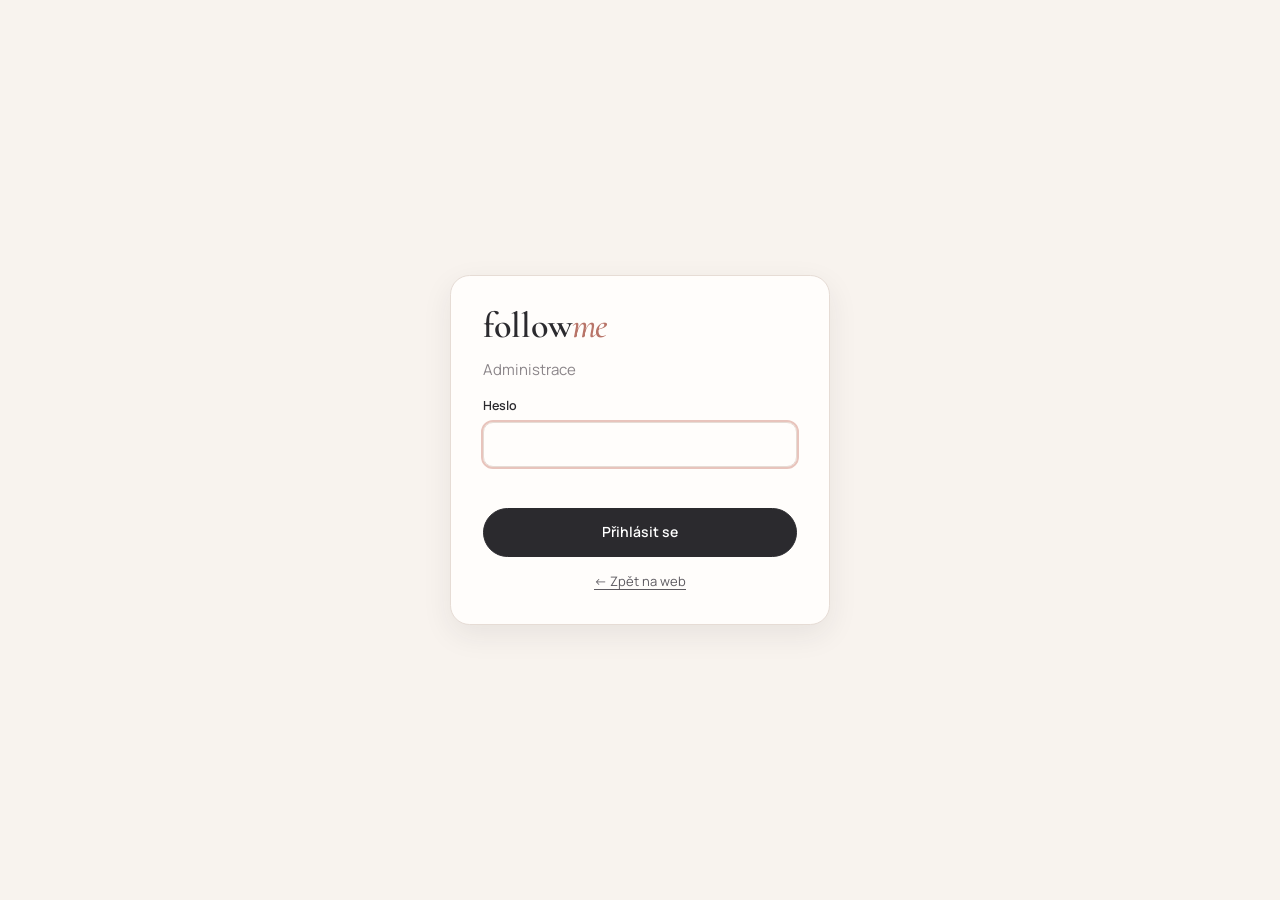
<file: frontend/public/admin.html>
<!doctype html>
<html lang="cs">
<head>
  <meta charset="utf-8">
  <meta name="viewport" content="width=device-width, initial-scale=1">
  <meta name="robots" content="noindex, nofollow">
  <title>Administrace | followme</title>
  <link rel="preconnect" href="https://fonts.googleapis.com">
  <link rel="preconnect" href="https://fonts.gstatic.com" crossorigin>
  <link href="https://fonts.googleapis.com/css2?family=Cormorant+Garamond:ital,wght@0,500;0,600;1,500&family=Manrope:wght@400;500;600;700&display=swap" rel="stylesheet">
  <link rel="stylesheet" href="styles.css">
  <link rel="stylesheet" href="admin.css">
  <link rel="icon" href="data:image/svg+xml,%3Csvg xmlns='http://www.w3.org/2000/svg' viewBox='0 0 32 32'%3E%3Ccircle cx='16' cy='16' r='16' fill='%232b2a2e'/%3E%3Ctext x='16' y='22' font-family='Georgia' font-size='18' text-anchor='middle' fill='%23e8c4bc'%3Ef%3C/text%3E%3C/svg%3E">
</head>
<body class="admin">
  <!-- Přihlášení -->
  <section class="login" data-login hidden>
    <form class="login-card" data-login-form>
      <div class="logo">follow<em>me</em></div>
      <p class="muted">Administrace</p>
      <div class="form-field">
        <label for="password">Heslo</label>
        <input id="password" type="password" autocomplete="current-password" required>
      </div>
      <p class="form-error" data-login-error></p>
      <button class="btn btn-block" type="submit">Přihlásit se</button>
      <a href="./" class="link">← Zpět na web</a>
    </form>
  </section>

  <!-- Správa katalogu -->
  <div data-panel hidden>
    <header class="site-header">
      <div class="wrap header-inner">
        <a href="./" class="logo">follow<em>me</em></a>
        <span class="admin-badge">Administrace</span>
        <div class="admin-actions">
          <a href="./" target="_blank" rel="noopener" class="btn btn-ghost btn-sm">Zobrazit web ↗</a>
          <button type="button" class="btn btn-ghost btn-sm" data-logout>Odhlásit</button>
        </div>
      </div>
      <nav class="wrap admin-tabs" aria-label="Části katalogu">
        <button type="button" data-tab="products" aria-current="page">Produkty</button>
        <button type="button" data-tab="categories">Kategorie</button>
        <button type="button" data-tab="types">Typy</button>
        <button type="button" data-tab="brands">Značky</button>
        <button type="button" data-tab="colors">Barvy</button>
        <button type="button" data-tab="sizes">Velikosti</button>
      </nav>
    </header>

    <main class="wrap admin-main">
      <div class="admin-head">
        <div>
          <h1 data-tab-title>Produkty</h1>
          <p class="muted" data-tab-note></p>
        </div>
        <button type="button" class="btn" data-new>+ Přidat</button>
      </div>
      <div class="toolbar" data-toolbar></div>
      <div class="product-list" data-list></div>
    </main>
  </div>

  <!-- Formulář (obsah se skládá podle části katalogu) -->
  <dialog class="modal" data-editor>
    <form class="modal-inner" data-form novalidate>
      <div class="modal-head">
        <h2 data-form-title></h2>
        <button type="button" class="icon-btn" data-close aria-label="Zavřít">✕</button>
      </div>
      <div class="modal-body" data-form-body></div>
      <div class="modal-foot">
        <p class="form-error" data-form-error></p>
        <button type="button" class="btn btn-ghost" data-close>Zrušit</button>
        <button type="submit" class="btn" data-save>Uložit</button>
      </div>
    </form>
  </dialog>

  <!-- Potvrzení smazání -->
  <dialog class="modal modal-sm" data-confirm>
    <div class="modal-inner">
      <div class="modal-body">
        <h2>Opravdu smazat?</h2>
        <p data-confirm-text></p>
      </div>
      <div class="modal-foot">
        <button type="button" class="btn btn-ghost" data-confirm-no>Ponechat</button>
        <button type="button" class="btn btn-danger" data-confirm-yes>Smazat</button>
      </div>
    </div>
  </dialog>

  <div class="toast" role="status" aria-live="polite"></div>

  <script src="data.js"></script>
  <script src="art.js"></script>
  <script src="admin.js"></script>
</body>
</html>
</file>
<file: frontend/public/styles.css>
:root {
  --cream: #f8f3ee;
  --paper: #fffdfb;
  --powder: #e8c4bc;
  --powder-soft: #f3e2dc;
  --rose: #b87468;
  --ink: #2b2a2e;
  --ink-soft: #5d5a60;
  --muted: #8b8589;
  --line: #e6dcd5;
  --ok: #4f7a5a;
  --danger: #a4423e;
  --sale: #b83b3b;
  --radius: 14px;
  --serif: "Cormorant Garamond", Georgia, "Times New Roman", serif;
  --sans: "Manrope", system-ui, -apple-system, "Segoe UI", sans-serif;
  --shadow: 0 10px 30px rgba(43, 42, 46, .08);
}

* { box-sizing: border-box; }
html { scroll-behavior: smooth; }
body {
  margin: 0;
  font-family: var(--sans);
  font-size: 15px;
  line-height: 1.6;
  color: var(--ink);
  background: var(--cream);
  -webkit-font-smoothing: antialiased;
}
img, svg { display: block; max-width: 100%; }
a { color: inherit; text-decoration: none; }
button, input, select { font: inherit; color: inherit; }
h1, h2, h3 { font-family: var(--serif); font-weight: 500; line-height: 1.1; margin: 0; letter-spacing: .005em; }
h1 { font-size: clamp(2.4rem, 5vw, 4rem); }
h2 { font-size: clamp(1.9rem, 3.4vw, 2.6rem); }
h3 { font-size: 1.4rem; }
p { margin: 0; }
.muted { color: var(--muted); }
.wrap { width: min(1200px, 100% - 32px); margin-inline: auto; }
main { min-height: 60vh; outline: none; }

/* Header */
.site-header {
  position: sticky; top: 0; z-index: 30;
  background: rgba(248, 243, 238, .92);
  backdrop-filter: blur(10px);
  border-bottom: 1px solid var(--line);
}
.header-inner { display: flex; align-items: center; gap: 32px; height: 72px; }
.logo { font-family: var(--serif); font-size: 32px; font-weight: 600; letter-spacing: -.01em; line-height: 1; }
.logo em { font-style: italic; color: var(--rose); font-weight: 500; }
.logo-sm { font-size: 28px; display: inline-block; margin-bottom: 12px; }
.header-top { display: flex; align-items: center; justify-content: space-between; gap: 16px; height: 64px; }
.header-actions { display: flex; align-items: center; gap: 12px; }
.lang-switch { display: inline-flex; border: 1px solid var(--line); border-radius: 999px; padding: 3px; background: var(--paper); }
.lang-switch button { border: 0; background: none; cursor: pointer; font-size: 12.5px; font-weight: 700; padding: 5px 10px; border-radius: 999px; color: var(--muted); }
.lang-switch button[aria-pressed="true"] { background: var(--ink); color: #fff; }
.main-nav { display: flex; gap: 26px; white-space: nowrap; overflow-x: auto; scrollbar-width: none; padding-bottom: 2px; }
.main-nav::-webkit-scrollbar { display: none; }
.main-nav a { font-weight: 500; font-size: 14.5px; padding: 8px 0 10px; border-bottom: 2px solid transparent; transition: border-color .2s, color .2s; }
.main-nav a:hover, .main-nav a.active { border-color: var(--ink); }
.main-nav a.nav-sale { color: var(--sale); font-weight: 700; }
.main-nav a.nav-sale:hover, .main-nav a.nav-sale.active { border-color: var(--sale); }
.phone-btn {
  display: inline-flex; align-items: center; gap: 8px; white-space: nowrap;
  border: 1px solid var(--ink); background: var(--ink); color: #fff;
  border-radius: 999px; padding: 9px 16px; font-weight: 600; font-size: 14px;
  transition: background .2s;
}
.phone-btn:hover { background: #46444a; }

/* Buttons */
.btn {
  display: inline-flex; align-items: center; justify-content: center; gap: 8px;
  border: 1px solid var(--ink); background: var(--ink); color: #fff;
  border-radius: 999px; padding: 12px 24px; font-weight: 600; font-size: 14px;
  cursor: pointer; transition: background .2s, color .2s, transform .1s;
}
.btn:hover { background: #46444a; }
.btn:active { transform: scale(.98); }
.btn-ghost { background: transparent; color: var(--ink); }
.btn-ghost:hover { background: var(--ink); color: #fff; }
.btn-light { background: var(--paper); color: var(--ink); border-color: var(--paper); }
.btn-light:hover { background: #fff; }
.btn-block { width: 100%; }
.btn-lg { padding: 15px 26px; font-size: 15px; }
.btn-sale { background: var(--sale); border-color: var(--sale); }
.btn-sale:hover { background: #9c2f2f; }
.sale-section .section-head h2 { color: var(--sale); }
.icon-btn { border: 0; background: none; cursor: pointer; font-size: 18px; padding: 6px 10px; border-radius: 8px; }
.icon-btn:hover { background: var(--powder-soft); }
.link { text-decoration: underline; text-underline-offset: 3px; cursor: pointer; background: none; border: 0; padding: 0; color: var(--ink-soft); font-size: 13px; }
.link:hover { color: var(--ink); }

/* Hero */
.hero { padding: 56px 0 72px; }
.hero-grid { display: grid; grid-template-columns: 1.05fr 1fr; gap: 48px; align-items: center; }
.eyebrow { text-transform: uppercase; letter-spacing: .18em; font-size: 12px; font-weight: 600; color: var(--rose); margin-bottom: 18px; }
.hero h1 em { font-style: italic; color: var(--rose); }
.hero p.lead { font-size: 17px; color: var(--ink-soft); max-width: 46ch; margin: 22px 0 32px; }
.hero-actions { display: flex; gap: 12px; flex-wrap: wrap; }
.hero-art {
  position: relative; aspect-ratio: 1 / 1; border-radius: 50% 50% var(--radius) var(--radius);
  background: radial-gradient(circle at 50% 35%, #f6dfd8, var(--powder) 75%);
  overflow: hidden;
}
.hero-art .piece { position: absolute; filter: drop-shadow(0 18px 24px rgba(43,42,46,.12)); }
.hero-art .p1 { width: 58%; left: 21%; top: 12%; }
.hero-art .p2 { width: 42%; left: 6%; bottom: 6%; transform: rotate(-8deg); }
.hero-art .p3 { width: 42%; right: 6%; bottom: 8%; transform: rotate(7deg); }

/* Sections */
.section { padding: 64px 0; }
.section-head { display: flex; align-items: end; justify-content: space-between; gap: 16px; margin-bottom: 28px; flex-wrap: wrap; }
.section-head p { color: var(--ink-soft); max-width: 52ch; margin-top: 8px; }

.cat-tiles { display: grid; grid-template-columns: repeat(auto-fill, minmax(230px, 1fr)); gap: 20px; }
.cat-tile.cat-tile-sale { background: var(--sale); color: #fff; }
.cat-tile-sale span { color: rgba(255,255,255,.85); }
.tile-sale { position: absolute; inset: 0 0 30%; display: grid; place-items: center; font-family: var(--serif); font-size: clamp(3rem, 6vw, 4.6rem); font-weight: 600; }
.cat-tile {
  position: relative; border-radius: var(--radius); overflow: hidden;
  background: var(--bg); aspect-ratio: 4 / 5; display: flex; flex-direction: column; justify-content: flex-end;
  padding: 24px; transition: transform .3s ease, box-shadow .3s;
}
.cat-tile:hover { transform: translateY(-4px); box-shadow: var(--shadow); }
.cat-tile .tile-art { position: absolute; inset: 8% 14% 26%; display: grid; place-items: center; }
.cat-tile .tile-art svg { width: 100%; height: 100%; }
.cat-tile h3 { font-size: 2rem; position: relative; }
.cat-tile span { position: relative; font-size: 13.5px; font-weight: 600; color: var(--ink-soft); }
.cat-tile span::after { content: " →"; transition: margin .2s; }
.cat-tile:hover span::after { margin-left: 4px; }

.story { background: var(--ink); color: #f0e8e3; border-radius: calc(var(--radius) * 1.5); padding: 56px; display: grid; grid-template-columns: 1fr 1fr; gap: 40px; align-items: center; }
.story h2 em { color: var(--powder); }
.story p { color: #cfc6c1; margin-top: 16px; }
.story-stats { display: grid; grid-template-columns: repeat(3, 1fr); gap: 16px; }
.story-stats div { border-top: 1px solid #4a474d; padding-top: 14px; }
.story-stats b { font-family: var(--serif); font-size: 2.4rem; font-weight: 500; display: block; color: #fff; }
.story-stats span { font-size: 13px; color: #b5aca8; }

/* Product grid & cards */
.grid { display: grid; grid-template-columns: repeat(4, 1fr); gap: 22px; }
.card { display: flex; flex-direction: column; background: var(--paper); border-radius: var(--radius); overflow: hidden; border: 1px solid var(--line); transition: box-shadow .3s, transform .3s; }
.card:hover { box-shadow: var(--shadow); transform: translateY(-2px); }
.card-media { position: relative; aspect-ratio: 1 / 1; background: var(--bg); display: grid; place-items: center; }
.card-media svg { width: 88%; height: 88%; }
.badge { position: absolute; top: 12px; left: 12px; background: var(--paper); font-size: 11.5px; font-weight: 600; letter-spacing: .03em; padding: 4px 10px; border-radius: 999px; }
.badge.sale { background: var(--sale); color: #fff; left: auto; right: 12px; }
.card-body { padding: 16px 16px 18px; display: flex; flex-direction: column; gap: 10px; flex: 1; }
.card-title { font-weight: 600; font-size: 15px; line-height: 1.35; }
.card-title:hover { text-decoration: underline; text-underline-offset: 3px; }
.card-meta { font-size: 12.5px; color: var(--muted); display: flex; align-items: center; gap: 6px; }
.swatches { display: inline-flex; }
.swatches .swatch + .swatch { margin-left: -3px; box-shadow: 0 0 0 1.5px var(--paper); }
.card-brand { font-size: 11px; font-weight: 700; letter-spacing: .1em; text-transform: uppercase; color: var(--rose); margin-bottom: -6px; }
.pdp-brand { font-size: 12.5px; font-weight: 700; letter-spacing: .12em; text-transform: uppercase; color: var(--rose); margin-top: 10px; }
.color-list { display: flex; flex-wrap: wrap; gap: 10px 18px; }
.color-item { display: inline-flex; align-items: center; gap: 10px; font-size: 14px; }
.swatch { width: 12px; height: 12px; border-radius: 50%; border: 1px solid rgba(43,42,46,.2); display: inline-block; flex: none; }
.price { display: flex; align-items: baseline; gap: 8px; font-weight: 700; font-size: 16px; }
.price s { color: var(--muted); font-weight: 500; font-size: 13px; }
.price.sale { color: var(--sale); }

/* Fotka se vždy ukáže celá (i na výšku nebo ve velkém rozlišení), zbytek vyplní pozadí */
.card-media img, .pdp-media img { width: 100%; height: 100%; object-fit: contain; display: block; }
.card-media.has-photo { background: #fff; }
.pdp-media.has-photo { background: #fff; border: 1px solid var(--line); }

/* Zoom při najetí myší – fotka se zvětší a posouvá se za kurzorem */
[data-zoom] { overflow: hidden; cursor: zoom-in; }
[data-zoom] > img, [data-zoom] > svg { transition: transform .2s ease-out; will-change: transform; }
[data-zoom].zooming { cursor: zoom-out; }
.zoom-hint { position: absolute; right: 14px; bottom: 14px; background: rgba(255,255,255,.9); border-radius: 999px; padding: 6px 12px; font-size: 12px; font-weight: 600; color: var(--ink-soft); pointer-events: none; transition: opacity .2s; }
.pdp-media .zoom-hint { display: inline-flex; align-items: center; gap: 6px; }
[data-zoom].zooming .zoom-hint { opacity: 0; }
.card-more { margin-top: auto; padding-top: 4px; font-size: 13px; font-weight: 600; color: var(--ink-soft); }
.card-more:hover { color: var(--ink); }

/* Velikosti – jen informace, nevybírají se */
.sizes-label { font-size: 11.5px; text-transform: uppercase; letter-spacing: .08em; color: var(--muted); margin-bottom: -4px; }
.sizes { display: flex; flex-wrap: wrap; gap: 6px; list-style: none; margin: 0; padding: 0; }
.size {
  min-width: 34px; height: 28px; padding: 0 8px; border-radius: 6px;
  display: inline-grid; place-items: center;
  background: var(--powder-soft); font-size: 12px; font-weight: 600; color: var(--ink-soft);
}
.size.out { background: transparent; border: 1px dashed var(--line); color: #c3bbb7; }
.sizes-lg .size { min-width: 46px; height: 38px; font-size: 14px; border-radius: 8px; }
.size-note { font-size: 12.5px; color: var(--muted); margin-top: 8px; }

/* Catalog */
.page-head { padding: 44px 0 28px; }
.breadcrumbs { font-size: 13px; color: var(--muted); margin-bottom: 14px; }
.breadcrumbs a:hover { color: var(--ink); text-decoration: underline; }
.page-head p { color: var(--ink-soft); max-width: 62ch; margin-top: 12px; font-size: 16px; }
.type-tabs { display: flex; gap: 8px; margin-top: 24px; flex-wrap: wrap; }
.type-tabs .chip { padding: 8px 18px; font-size: 14px; }
.chip {
  border: 1px solid var(--line); background: var(--paper); border-radius: 999px;
  padding: 7px 16px; font-size: 13.5px; font-weight: 500; cursor: pointer;
}
.chip:hover { border-color: var(--ink); }
.chip.active { background: var(--ink); border-color: var(--ink); color: #fff; }
.toolbar { display: flex; justify-content: space-between; align-items: center; gap: 16px; padding: 16px 0; border-top: 1px solid var(--line); border-bottom: 1px solid var(--line); margin-bottom: 28px; flex-wrap: wrap; }
.toolbar-filters { display: flex; align-items: center; gap: 8px; flex-wrap: wrap; }
.toolbar-filters > span, .toolbar label { font-size: 13px; color: var(--muted); }
.filter { display: inline-flex; align-items: center; gap: 6px; margin-right: 8px; }
.filter-label { margin-left: 4px; }
.toolbar .chip { padding: 5px 12px; font-size: 12.5px; }
.toolbar-right { display: flex; align-items: center; gap: 14px; font-size: 13px; color: var(--muted); }
select, input[type="text"], input[type="email"], input[type="tel"] {
  border: 1px solid var(--line); background: var(--paper); border-radius: 10px; padding: 10px 12px;
  font-size: 14px; width: 100%;
}
select:focus, input:focus { outline: 2px solid var(--powder); border-color: var(--rose); }
.toolbar select { width: auto; padding: 7px 10px; }
.empty { text-align: center; padding: 64px 16px; color: var(--ink-soft); }
.empty h2 { margin-bottom: 10px; color: var(--ink); }
.empty .btn { margin-top: 22px; }

/* Product detail */
.pdp { display: grid; grid-template-columns: 1.1fr 1fr; gap: 56px; padding: 40px 0 64px; align-items: start; }
.pdp-media { background: var(--bg); border-radius: calc(var(--radius) * 1.4); aspect-ratio: 1 / 1; display: grid; place-items: center; position: sticky; top: 96px; overflow: hidden; }
.pdp-media svg { width: 70%; height: 70%; }
.swatch-lg { width: 28px; height: 28px; box-shadow: 0 0 0 3px var(--cream), 0 0 0 4px var(--ink); }
.contact-box { margin-top: 28px; background: var(--paper); border: 1px solid var(--line); border-radius: var(--radius); padding: 20px; }
.contact-box b { font-size: 15px; }
.contact-box p { color: var(--ink-soft); font-size: 14px; margin: 6px 0 16px; }
.pdp-info h1 { font-size: clamp(2.1rem, 4vw, 3rem); margin: 8px 0 14px; }
.pdp-info .price { font-size: 22px; }
.pdp-info .desc { color: var(--ink-soft); margin: 18px 0 24px; font-size: 15.5px; }
.field-label { display: flex; justify-content: space-between; align-items: baseline; font-size: 13px; font-weight: 600; margin: 22px 0 10px; }
.details { margin-top: 32px; border-top: 1px solid var(--line); }
.details details { border-bottom: 1px solid var(--line); padding: 14px 0; }
.details summary { cursor: pointer; font-weight: 600; font-size: 14px; list-style: none; display: flex; justify-content: space-between; }
.details summary::after { content: "+"; font-weight: 400; font-size: 18px; line-height: 1; }
.details details[open] summary::after { content: "–"; }
.details details > *:not(summary) { margin-top: 10px; color: var(--ink-soft); font-size: 14px; }

table.sizes-table { width: 100%; border-collapse: collapse; font-size: 13.5px; }
.sizes-table th, .sizes-table td { text-align: left; padding: 8px 10px; border-bottom: 1px solid var(--line); }
.sizes-table th { font-weight: 600; background: var(--powder-soft); }
.table-scroll { overflow-x: auto; }

/* Jak to funguje + kontakt */
.steps { display: grid; grid-template-columns: repeat(3, 1fr); gap: 20px; }
.step { background: var(--paper); border: 1px solid var(--line); border-radius: var(--radius); padding: 24px; }
.step .step-no { margin-bottom: 14px; }
.step b { display: block; font-family: var(--serif); font-size: 1.4rem; font-weight: 600; margin-bottom: 4px; }
.step p { color: var(--ink-soft); font-size: 14px; }
.link-inline { text-decoration: underline; text-underline-offset: 3px; color: var(--ink); font-weight: 600; white-space: nowrap; }
.contact-band { background: var(--powder); border-radius: calc(var(--radius) * 1.5); padding: 44px 48px; display: flex; align-items: center; justify-content: space-between; gap: 24px 40px; flex-wrap: wrap; }
.contact-band p { color: var(--ink-soft); margin-top: 10px; max-width: 56ch; }

/* Formuláře a hlášky (administrace) */
.fieldset { background: var(--paper); border: 1px solid var(--line); border-radius: var(--radius); padding: 24px; margin-bottom: 20px; }
.fieldset h3 { margin-bottom: 18px; display: flex; align-items: center; gap: 10px; }
.step-no { width: 26px; height: 26px; border-radius: 50%; background: var(--ink); color: #fff; font-family: var(--sans); font-size: 13px; font-weight: 600; display: inline-grid; place-items: center; }
.form-grid { display: grid; grid-template-columns: 1fr 1fr; gap: 14px; }
.form-grid .full { grid-column: 1 / -1; }
.form-field label { display: block; font-size: 12.5px; font-weight: 600; margin-bottom: 6px; }

/* Toast */
.toast {
  position: fixed; left: 50%; bottom: 24px; transform: translate(-50%, 20px); z-index: 60;
  background: var(--ink); color: #fff; padding: 12px 20px; border-radius: 999px; font-size: 14px;
  opacity: 0; pointer-events: none; transition: opacity .25s, transform .25s; max-width: calc(100% - 32px);
}
.toast.show { opacity: 1; transform: translate(-50%, 0); }

/* Footer */
.site-footer { background: var(--paper); border-top: 1px solid var(--line); margin-top: 32px; }
.footer-grid { display: grid; grid-template-columns: 1.6fr 1fr 1fr 1fr; gap: 32px; padding: 48px 0 32px; }
.footer-grid h4 { margin: 0 0 12px; font-size: 13px; text-transform: uppercase; letter-spacing: .1em; }
.footer-grid a, .footer-grid span { display: block; color: var(--ink-soft); font-size: 14px; padding: 3px 0; }
.footer-grid a:hover { color: var(--ink); }
.footer-grid p { font-size: 14px; max-width: 34ch; }
.footer-bottom { border-top: 1px solid var(--line); padding: 18px 0 28px; font-size: 12.5px; color: var(--muted); }

/* Responsive */
@media (max-width: 1024px) {
  .grid { grid-template-columns: repeat(3, 1fr); }
  .cat-tile { aspect-ratio: 4 / 3; }
  .story { grid-template-columns: 1fr; padding: 40px; }
  .steps { grid-template-columns: 1fr; }
}
@media (max-width: 860px) {
  .hero-grid, .pdp { grid-template-columns: 1fr; }
  .hero { padding-top: 32px; }
  .hero-art { max-width: 460px; width: 100%; margin: 0 auto; }
  .pdp { gap: 28px; padding-top: 20px; }
  .pdp-media { position: static; }
  .grid { grid-template-columns: repeat(2, 1fr); gap: 14px; }
  .cat-tiles { grid-template-columns: 1fr 1fr; gap: 12px; }
  .cat-tile { aspect-ratio: 1 / 1; padding: 16px; }
  .cat-tile h3 { font-size: 1.5rem; }
  .cat-tile span { font-size: 12.5px; }
  .footer-grid { grid-template-columns: 1fr 1fr; }
}
@media (max-width: 640px) {
  .header-inner { height: auto; flex-wrap: wrap; gap: 6px 16px; padding: 12px 0 0; }
  .header-top { height: 58px; gap: 10px; }
  .main-nav { gap: 20px; }
  .lang-switch button { padding: 4px 8px; }
  .section { padding: 44px 0; }
  .story { padding: 28px 22px; }
  .story-stats b { font-size: 1.9rem; }
  .card-body { padding: 12px; gap: 8px; }
  .card-title { font-size: 14px; }
  .size { min-width: 30px; height: 26px; padding: 0 6px; font-size: 11.5px; }
  .phone-btn { padding: 8px 12px; font-size: 13px; }
  .header-actions { gap: 8px; }
  .filter { width: 100%; margin: 0 0 4px; }
  .filter select { flex: 1; }
  .contact-band { padding: 28px 22px; }
  .form-grid { grid-template-columns: 1fr; }
  .footer-grid { grid-template-columns: 1fr; }
}

@media (prefers-reduced-motion: reduce) {
  *, *::before, *::after { animation: none !important; transition: none !important; }
}

.shipping-note { margin-top: 12px; font-size: 14px; font-weight: 600; text-align: center; }

.swatch.mix { background: conic-gradient(#e8c4bc, #2b2a2e, #f7f3ee, #9bb5a0, #c8a2c8, #e8c4bc) !important; }
.mix-note { margin-top: 10px; font-size: 14px; }
.pack-note { margin-top: 6px; font-size: 15px; }

/* Ceny s DPH a bez DPH */
.price-wrap { display: grid; gap: 1px; }
.price .vat { font-size: 11px; font-weight: 600; color: var(--muted); letter-spacing: .02em; }
.price-net { font-size: 12.5px; color: var(--muted); font-variant-numeric: tabular-nums; }
.pdp-info .price-net { font-size: 14px; }

/* Kontakty */
.contact-actions { display: flex; flex-wrap: wrap; gap: 10px; }
.btn-ghost-light { background: transparent; color: var(--ink); border-color: var(--ink); }
.btn-ghost-light:hover { background: var(--ink); color: #fff; }
.or-mail { text-align: center; font-size: 13.5px; margin: 12px 0 0 !important; overflow-wrap: anywhere; }
.contact-cards { display: grid; grid-template-columns: repeat(auto-fit, minmax(260px, 1fr)); gap: 20px; }
.contact-card { background: var(--paper); border: 1px solid var(--line); border-radius: var(--radius); padding: 28px; display: grid; justify-items: start; gap: 8px; min-width: 0; }
.contact-icon { width: 44px; height: 44px; border-radius: 50%; background: var(--powder-soft); display: grid; place-items: center; color: var(--rose); }
.contact-value { font-family: var(--serif); font-size: 1.7rem; font-weight: 600; overflow-wrap: anywhere; }
.contact-card .btn { margin-top: 6px; }
.contact-info { display: grid; gap: 8px; padding: 28px 0 64px; color: var(--ink-soft); }
.price { flex-wrap: wrap; column-gap: 6px; row-gap: 0; }
.price .vat, .price s { white-space: nowrap; }

/* Kontakt: otevírací doba a mapa */
.contact-value-sm { font-size: 1.35rem; }
.find-us { display: grid; grid-template-columns: minmax(0, 1fr) minmax(0, 1.6fr); gap: 24px; margin-top: 28px; align-items: stretch; }
.find-us-text { background: var(--paper); border: 1px solid var(--line); border-radius: var(--radius); padding: 28px; display: grid; align-content: start; justify-items: start; gap: 8px; }
.find-us-text h2 { font-size: 1.9rem; margin-top: 4px; }
.find-us-text p { color: var(--ink-soft); }
.find-us-text .shop-name { font-weight: 700; color: var(--ink); font-size: 16px; }
.find-us-text .btn { margin-top: 10px; }
.map-box { border-radius: var(--radius); overflow: hidden; border: 1px solid var(--line); background: var(--powder-soft); min-height: 340px; }
.map-box iframe { width: 100%; height: 100%; min-height: 340px; border: 0; display: block; }
.company-line { color: var(--ink); }
@media (max-width: 760px) {
  .find-us { grid-template-columns: 1fr; }
  .map-box, .map-box iframe { min-height: 280px; }
}

.company-box { display: grid; gap: 2px; padding: 16px 18px; border: 1px solid var(--line); border-radius: 12px; background: var(--paper); color: var(--ink-soft); font-size: 14px; max-width: 560px; }
.company-box span:first-child { color: var(--ink); font-weight: 600; }

/* Skladem / není skladem */
.badge.badge-out { background: var(--ink); color: #fff; }
.card.is-out .card-media > img, .card.is-out .card-media > svg { opacity: .5; filter: grayscale(.6); }
.stock-line { margin-top: 14px; font-size: 14px; font-weight: 700; color: var(--ok); }
.stock-box.out { margin-top: 18px; padding: 14px 16px; border-radius: 12px; background: var(--powder-soft); border: 1px solid var(--powder); }
.stock-box.out b { color: var(--danger); }
.stock-box.out p { margin-top: 4px; font-size: 14px; color: var(--ink-soft); }

.full-photo-btn { position: absolute; left: 14px; bottom: 14px; z-index: 2; background: var(--ink); color: #fff; border: 0; border-radius: 999px; padding: 9px 16px; font: inherit; font-size: 13px; font-weight: 600; cursor: pointer; }
.full-photo-btn:hover { opacity: .85; }
.lightbox { border: 0; padding: 0; background: transparent; max-width: 100vw; max-height: 100vh; width: 100vw; height: 100vh; }
.lightbox::backdrop { background: rgba(20,20,22,.9); }
.lightbox img { width: 100%; height: 100%; object-fit: contain; display: block; padding: 24px; box-sizing: border-box; cursor: zoom-out; }
.lightbox-close { position: fixed; top: 16px; right: 20px; width: 44px; height: 44px; border-radius: 50%; border: 0; background: #fff; color: var(--ink); font-size: 26px; line-height: 1; cursor: pointer; }
</file>
<file: frontend/public/admin.css>
/* Administrace – navazuje na styles.css */
[hidden] { display: none !important; }

.btn-sm { padding: 8px 14px; font-size: 13px; }
.btn-danger { background: var(--danger); border-color: var(--danger); }
.btn-danger:hover { background: #8a3532; }
.btn-danger-ghost { color: var(--danger); border-color: #e5c9c6; }
.btn-danger-ghost:hover { background: var(--danger); border-color: var(--danger); color: #fff; }
.btn:disabled { opacity: .55; cursor: wait; }
input[type="number"], input[type="password"], input[type="search"], textarea {
  border: 1px solid var(--line); background: var(--paper); border-radius: 10px; padding: 10px 12px;
  font-size: 14px; width: 100%;
}
textarea { resize: vertical; font-family: inherit; }
.hint { font-size: 12.5px; color: var(--muted); }
.form-error { color: var(--danger); font-size: 13.5px; font-weight: 600; min-height: 1em; }
.form-field.invalid input, .form-field.invalid select { border-color: var(--danger); }

/* Přihlášení */
.login { min-height: 100vh; display: grid; place-items: center; padding: 16px; }
.login-card { width: min(380px, 100%); background: var(--paper); border: 1px solid var(--line); border-radius: calc(var(--radius) * 1.4); padding: 32px; display: grid; gap: 14px; box-shadow: var(--shadow); }
.login-card .logo { font-size: 36px; }
.login-card .link { justify-self: center; }

/* Hlavička a seznam */
.admin-badge { font-size: 12px; font-weight: 600; text-transform: uppercase; letter-spacing: .1em; color: var(--rose); margin-right: auto; }
.admin-actions { display: flex; gap: 8px; }
.admin-main { padding: 32px 0 64px; }
.admin-head { display: flex; justify-content: space-between; align-items: end; gap: 16px; margin-bottom: 20px; flex-wrap: wrap; }
.admin-head h1 { font-size: 2.6rem; }
.toolbar input[type="search"] { width: 280px; padding: 8px 12px; }
.toolbar select { width: auto; padding: 8px 10px; }

.product-list { display: grid; gap: 10px; }
.prow { display: grid; grid-template-columns: 72px 1fr auto auto; gap: 18px; align-items: center; background: var(--paper); border: 1px solid var(--line); border-radius: var(--radius); padding: 10px 14px 10px 10px; }
.prow-media { width: 72px; height: 72px; border-radius: 10px; background: var(--bg); display: grid; place-items: center; overflow: hidden; }
.prow-media svg { width: 86%; height: 86%; }
.prow-media img { width: 100%; height: 100%; object-fit: contain; background: #fff; }
.prow-name { font-weight: 600; font-size: 15px; }
.prow-meta { font-size: 12.5px; color: var(--muted); }
.prow-sizes { font-size: 12.5px; color: var(--ink-soft); margin-top: 2px; }
.prow-sizes s { color: #c3bbb7; }
.prow-price { font-weight: 700; text-align: right; white-space: nowrap; }
.prow-price s { display: block; font-weight: 500; font-size: 12.5px; color: var(--muted); }
.prow-actions { display: flex; gap: 6px; }
.pill { display: inline-block; font-size: 11px; font-weight: 600; background: var(--powder-soft); color: var(--rose); padding: 2px 8px; border-radius: 999px; margin-left: 6px; vertical-align: middle; }

/* Dialogy */
.modal { border: 0; padding: 0; border-radius: calc(var(--radius) * 1.4); width: min(920px, calc(100% - 24px)); max-height: calc(100vh - 32px); background: var(--cream); color: var(--ink); box-shadow: 0 30px 80px rgba(43,42,46,.25); }
.modal::backdrop { background: rgba(43, 42, 46, .45); }
.modal-sm { width: min(440px, calc(100% - 24px)); }
.modal-inner { display: flex; flex-direction: column; max-height: calc(100vh - 32px); }
.modal-head { display: flex; justify-content: space-between; align-items: center; padding: 18px 24px; border-bottom: 1px solid var(--line); }
.modal-head h2 { font-size: 1.9rem; }
.modal-body { padding: 24px; overflow-y: auto; }
.modal-sm .modal-body h2 { font-size: 1.8rem; margin-bottom: 10px; }
.modal-sm .modal-body p { color: var(--ink-soft); }
.modal-foot { display: flex; align-items: center; justify-content: flex-end; gap: 10px; padding: 16px 24px; border-top: 1px solid var(--line); }
.modal-foot .form-error { margin-right: auto; }

.editor-grid { display: grid; grid-template-columns: 240px 1fr; gap: 24px; align-items: start; }
.editor-media { display: grid; gap: 10px; position: sticky; top: 0; }
.preview { aspect-ratio: 1 / 1; border-radius: var(--radius); background: var(--bg, var(--powder-soft)); display: grid; place-items: center; overflow: hidden; }
.preview svg { width: 80%; height: 80%; }
.preview img { width: 100%; height: 100%; object-fit: contain; background: #fff; }
.preview.loading { opacity: .5; }
.file-btn { cursor: pointer; }
.editor-media .link { justify-self: center; }
.presets { display: flex; align-items: center; gap: 6px; flex-wrap: wrap; margin-top: 8px; }
.presets .chip { padding: 4px 12px; font-size: 12.5px; }
.checks { display: flex; flex-wrap: wrap; gap: 6px 16px; min-height: 24px; }
.inline-check { display: inline-flex !important; align-items: center; gap: 6px; font-weight: 500 !important; font-size: 13.5px !important; cursor: pointer; }
.inline-check input { accent-color: var(--ink); width: 16px; height: 16px; margin: 0; }

@media (max-width: 760px) {
  .admin-badge { display: none; }
  .header-inner .logo { margin-right: auto; }
  .prow { grid-template-columns: 64px 1fr auto; }
  .prow-media { width: 64px; height: 64px; }
  .prow-actions { grid-column: 1 / -1; justify-content: flex-end; flex-wrap: wrap; }
  .toolbar input[type="search"] { width: 100%; }
  .toolbar-filters { width: 100%; }
  .editor-grid { grid-template-columns: 1fr; }
  .editor-media { position: static; grid-template-columns: 120px 1fr; align-items: center; }
  .editor-media .preview { grid-row: span 3; }
  .modal-body, .modal-head, .modal-foot { padding-left: 16px; padding-right: 16px; }
  .modal-foot { flex-wrap: wrap; }
  .modal-foot .form-error { width: 100%; }
}
@media (max-width: 640px) {
  .header-inner { padding-bottom: 12px; }
  .admin-actions .btn { padding: 7px 10px; font-size: 12.5px; }
}

/* Záložky katalogu */
.admin-tabs { display: flex; gap: 4px; overflow-x: auto; scrollbar-width: none; }
.admin-tabs button { border: 0; background: none; cursor: pointer; font-weight: 600; font-size: 14px; padding: 10px 14px 12px; border-bottom: 2px solid transparent; color: var(--ink-soft); white-space: nowrap; }
.admin-tabs button:hover { color: var(--ink); }
.admin-tabs button[aria-current] { color: var(--ink); border-color: var(--ink); }
.admin-head p.muted { max-width: 70ch; }

.prow-simple { grid-template-columns: auto 1fr auto; }
.prow-simple:not(:has(.swatch-xl)) { grid-template-columns: 1fr auto; padding-left: 18px; }
.swatch-xl { width: 40px; height: 40px; margin-left: 6px; }
.prow-meta .swatch { margin-right: 2px; vertical-align: -1px; }
.pill-sale { background: var(--sale); color: #fff; }
.pill-muted { background: #eee8e4; color: var(--muted); }

/* Pole v češtině a vietnamštině */
.loc-pair { display: grid; grid-template-columns: 1fr 1fr; gap: 10px; }
.loc { position: relative; }
.loc input, .loc textarea { padding-left: 42px; }
.lang-tag { position: absolute; left: 10px; top: 11px; font-size: 10.5px; font-weight: 700; letter-spacing: .05em; color: var(--muted); background: var(--powder-soft); padding: 1px 5px; border-radius: 4px; }
.color-input { display: flex; align-items: center; gap: 10px; }
.color-input input[type="color"] { width: 48px; height: 40px; padding: 2px; border: 1px solid var(--line); border-radius: 10px; background: var(--paper); cursor: pointer; }
.color-input span { font-size: 13px; color: var(--muted); font-family: ui-monospace, monospace; }
.color-picks { display: flex; flex-wrap: wrap; gap: 6px; margin-bottom: 6px; }
.color-pick { display: inline-flex !important; align-items: center; gap: 6px; border: 1px solid var(--line); background: var(--paper); border-radius: 999px; padding: 5px 12px 5px 6px; font-size: 13px !important; font-weight: 500 !important; cursor: pointer; margin: 0 !important; }
.color-pick input { position: absolute; opacity: 0; pointer-events: none; }
.color-pick .swatch { width: 18px; height: 18px; }
.color-pick:has(input:checked) { border-color: var(--ink); box-shadow: inset 0 0 0 1px var(--ink); }
.color-pick.main::after { content: 'hlavní'; font-size: 10.5px; font-weight: 700; color: var(--rose); margin-left: 2px; }
.color-pick:has(input:focus-visible) { outline: 2px solid var(--rose); }
.modal-narrow { width: min(620px, calc(100% - 24px)); }

@media (max-width: 760px) {
  .loc-pair { grid-template-columns: 1fr; }
}

.swatch.mix { background: conic-gradient(#e8c4bc, #2b2a2e, #f7f3ee, #9bb5a0, #c8a2c8, #e8c4bc) !important; }

.list-count { font-size: 13px; color: var(--muted); margin: 0 0 4px; }
.prow-meta mark { background: var(--powder); color: var(--ink); padding: 0 5px; border-radius: 4px; font-weight: 700; }

.prow-price small { display: block; font-weight: 500; font-size: 11.5px; color: var(--muted); }
[data-net] { margin-top: 5px; }

/* Záložka Velikosti */
.size-group { background: var(--paper); border: 1px solid var(--line); border-radius: var(--radius); }
.size-group summary { display: flex; align-items: center; gap: 14px; padding: 12px 16px; cursor: pointer; list-style: none; }
.size-group summary::-webkit-details-marker { display: none; }
.size-group summary::after { content: "+"; margin-left: auto; font-size: 20px; color: var(--muted); }
.size-group[open] summary::after { content: "–"; }
.size-badge { min-width: 64px; text-align: center; padding: 6px 10px; border-radius: 10px; background: var(--ink); color: #fff; font-weight: 700; font-size: 15px; }
.size-sum { font-size: 14px; color: var(--ink-soft); }
.out-count { color: var(--danger); font-weight: 600; }
.size-products { display: grid; gap: 8px; padding: 4px 14px 14px; }
.size-prod { display: grid; grid-template-columns: 56px 1fr auto; gap: 14px; align-items: center; padding: 8px; border-radius: 12px; border: 1px solid var(--line); }
.size-actions { display: flex; gap: 8px; align-items: center; }
.size-prod .prow-media { width: 56px; height: 56px; }
.size-prod.is-out { background: #faf5f3; }
.avail-toggle { border: 1px solid var(--line); border-radius: 999px; padding: 7px 14px; font-size: 13px; font-weight: 700; cursor: pointer; min-width: 118px; }
.avail-toggle.on { background: #e6f1e8; border-color: #b9d8bf; color: #2f6b3e; }
.avail-toggle.on::before { content: "✓ "; }
.avail-toggle.off { background: #f6e0de; border-color: #e8c1bd; color: var(--danger); }
.avail-toggle.off::before { content: "✕ "; }
.avail-toggle:disabled { opacity: .5; cursor: wait; }
@media (max-width: 760px) {
  .size-prod { grid-template-columns: 48px 1fr; }
  .size-prod .prow-media { width: 48px; height: 48px; }
  .size-actions { grid-column: 1 / -1; justify-content: flex-end; }
}

.prow-actions .avail-toggle { min-width: 112px; padding: 7px 12px; }
.quick-stock { font-weight: 500; margin-left: 8px; }
.quick-stock .link { font-size: 12.5px; }
</file>
